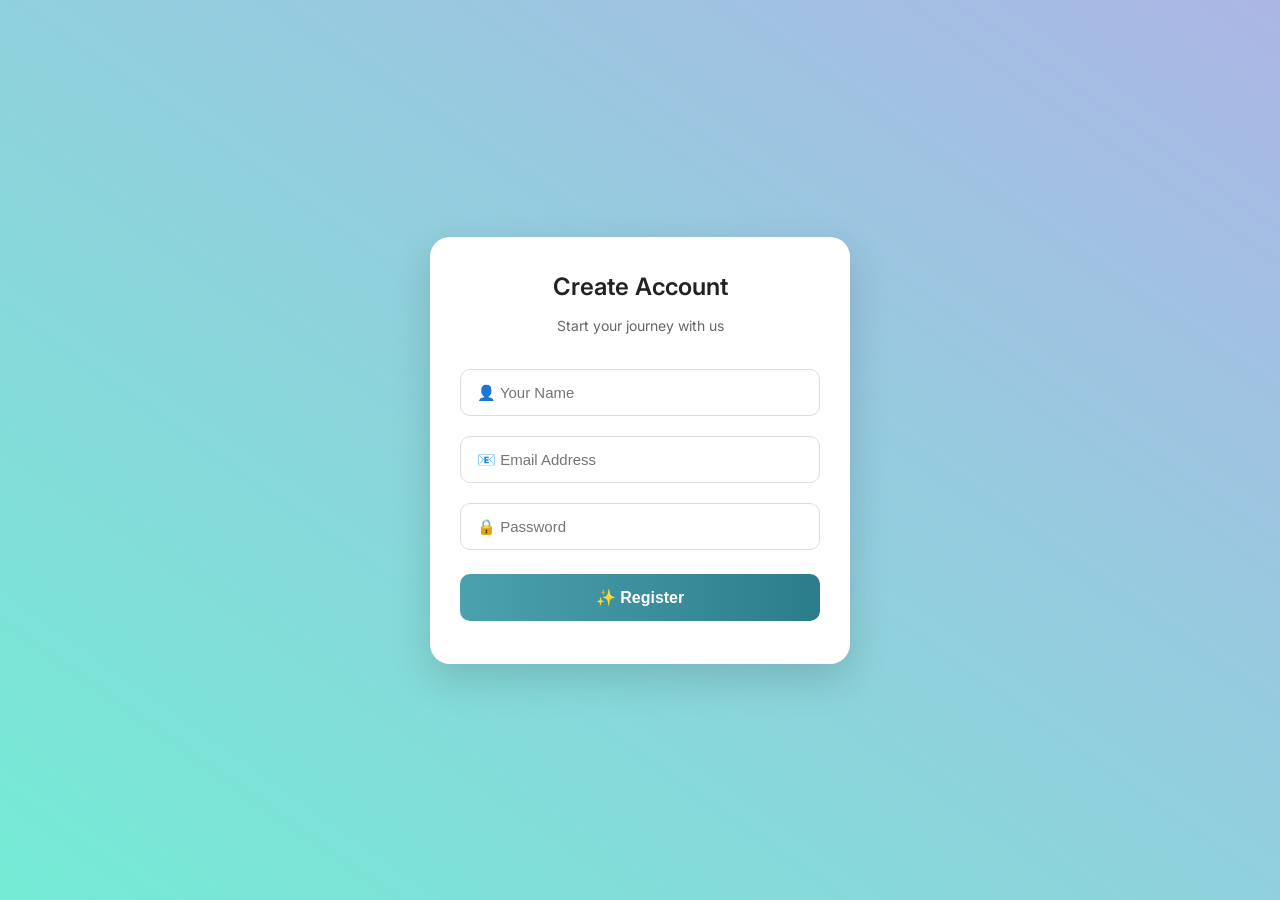
<file: Opening_page/templates/login - Copy.html>
<!DOCTYPE html>
<html lang="en">
<head>
  <meta charset="UTF-8" />
  <meta name="viewport" content="width=device-width, initial-scale=1.0"/>
  <title>Register</title>


  <link href="https://fonts.googleapis.com/css2?family=Inter:wght@400;600;700&display=swap" rel="stylesheet">

  <style>
    * {
      margin: 0;
      padding: 0;
      box-sizing: border-box;
    }

    body {
      font-family: 'Inter', sans-serif;
      background: linear-gradient(to right top, #74ebd5, #acb6e5);
      min-height: 100vh;
      display: flex;
      align-items: center;
      justify-content: center;
      animation: fadeIn 0.8s ease-in-out;
    }

    .container {
      width: 100%;
      max-width: 420px;
      background: #ffffff;
      padding: 35px 30px;
      border-radius: 20px;
      box-shadow: 0 15px 40px rgba(0, 0, 0, 0.15);
      text-align: center;
      transition: all 0.3s ease-in-out;
    }

    h2 {
      margin-bottom: 16px;
      color: #222;
      font-weight: 600;
    }

    input {
      width: 100%;
      padding: 14px 16px;
      margin: 10px 0;
      border: 1px solid #ddd;
      border-radius: 10px;
      transition: 0.2s;
      font-size: 15px;
    }

    input:focus {
      border-color: #4ca1af;
      outline: none;
      box-shadow: 0 0 6px rgba(76, 161, 175, 0.3);
    }

    button {
      width: 100%;
      padding: 14px;
      background: linear-gradient(to right, #4ca1af, #2c7d8c);
      color: white;
      font-size: 16px;
      border: none;
      border-radius: 10px;
      cursor: pointer;
      margin-top: 14px;
      transition: 0.3s;
      font-weight: 600;
    }

    button:hover {
      opacity: 0.9;
    }

    button.logout {
      background: linear-gradient(to right, #ff4e50, #f95f4d);
    }

    .error {
      color: red;
      font-size: 14px;
      margin-top: 8px;
    }

    .hidden {
      display: none;
    }

    #welcome-icon {
      font-size: 50px;
      display: block;
      margin-bottom: 10px;
    }

    p.subtitle {
      font-size: 14px;
      color: #666;
      margin-bottom: 25px;
    }

    @keyframes fadeIn {
      from { opacity: 0; transform: scale(0.98); }
      to   { opacity: 1; transform: scale(1); }
    }
  </style>
</head>
<body>

  <div class="container">

    <div id="register-section">
      <h2> Create Account</h2>
      <p class="subtitle">Start your journey with us</p>
      <input type="text" id="name" placeholder="👤 Your Name" />
      <input type="email" id="email" placeholder="📧 Email Address" />
      <input type="password" id="password" placeholder="🔒 Password" />
      <button onclick="register()">✨ Register</button>
      <p class="error" id="register-error"></p>
    </div>


    <div id="home-section" class="hidden">
      <div id="welcome-icon">👋</div>
      <h2>Welcome, <span id="username"></span>!</h2>
      <p class="subtitle">You're successfully registered. Enjoy your day!</p>
      <button class="logout" onclick="logout()">🚪 Logout</button>
    </div>
  </div>

  <script>
    function showHome(user) {
      document.getElementById('username').textContent = user.name;
      document.getElementById('register-section').classList.add('hidden');
      document.getElementById('home-section').classList.remove('hidden');
    }

    function showRegister() {
      document.getElementById('home-section').classList.add('hidden');
      document.getElementById('register-section').classList.remove('hidden');
    }

    function register() {
      const name = document.getElementById('name').value.trim();
      const email = document.getElementById('email').value.trim();
      const password = document.getElementById('password').value.trim();
      const errorEl = document.getElementById('register-error');

      if (!name || !email || !password) {
        errorEl.textContent = "⚠️ All fields are required!";
        return;
      }

      const user = { name, email };
      localStorage.setItem("user", JSON.stringify(user));
      showHome(user);
    }

    function logout() {
      localStorage.removeItem("user");
      showRegister();
    }

    window.onload = () => {
      const user = JSON.parse(localStorage.getItem("user"));
      if (user) {
        showHome(user);
      }
    };
  </script>

</body>
</html>
</file>
